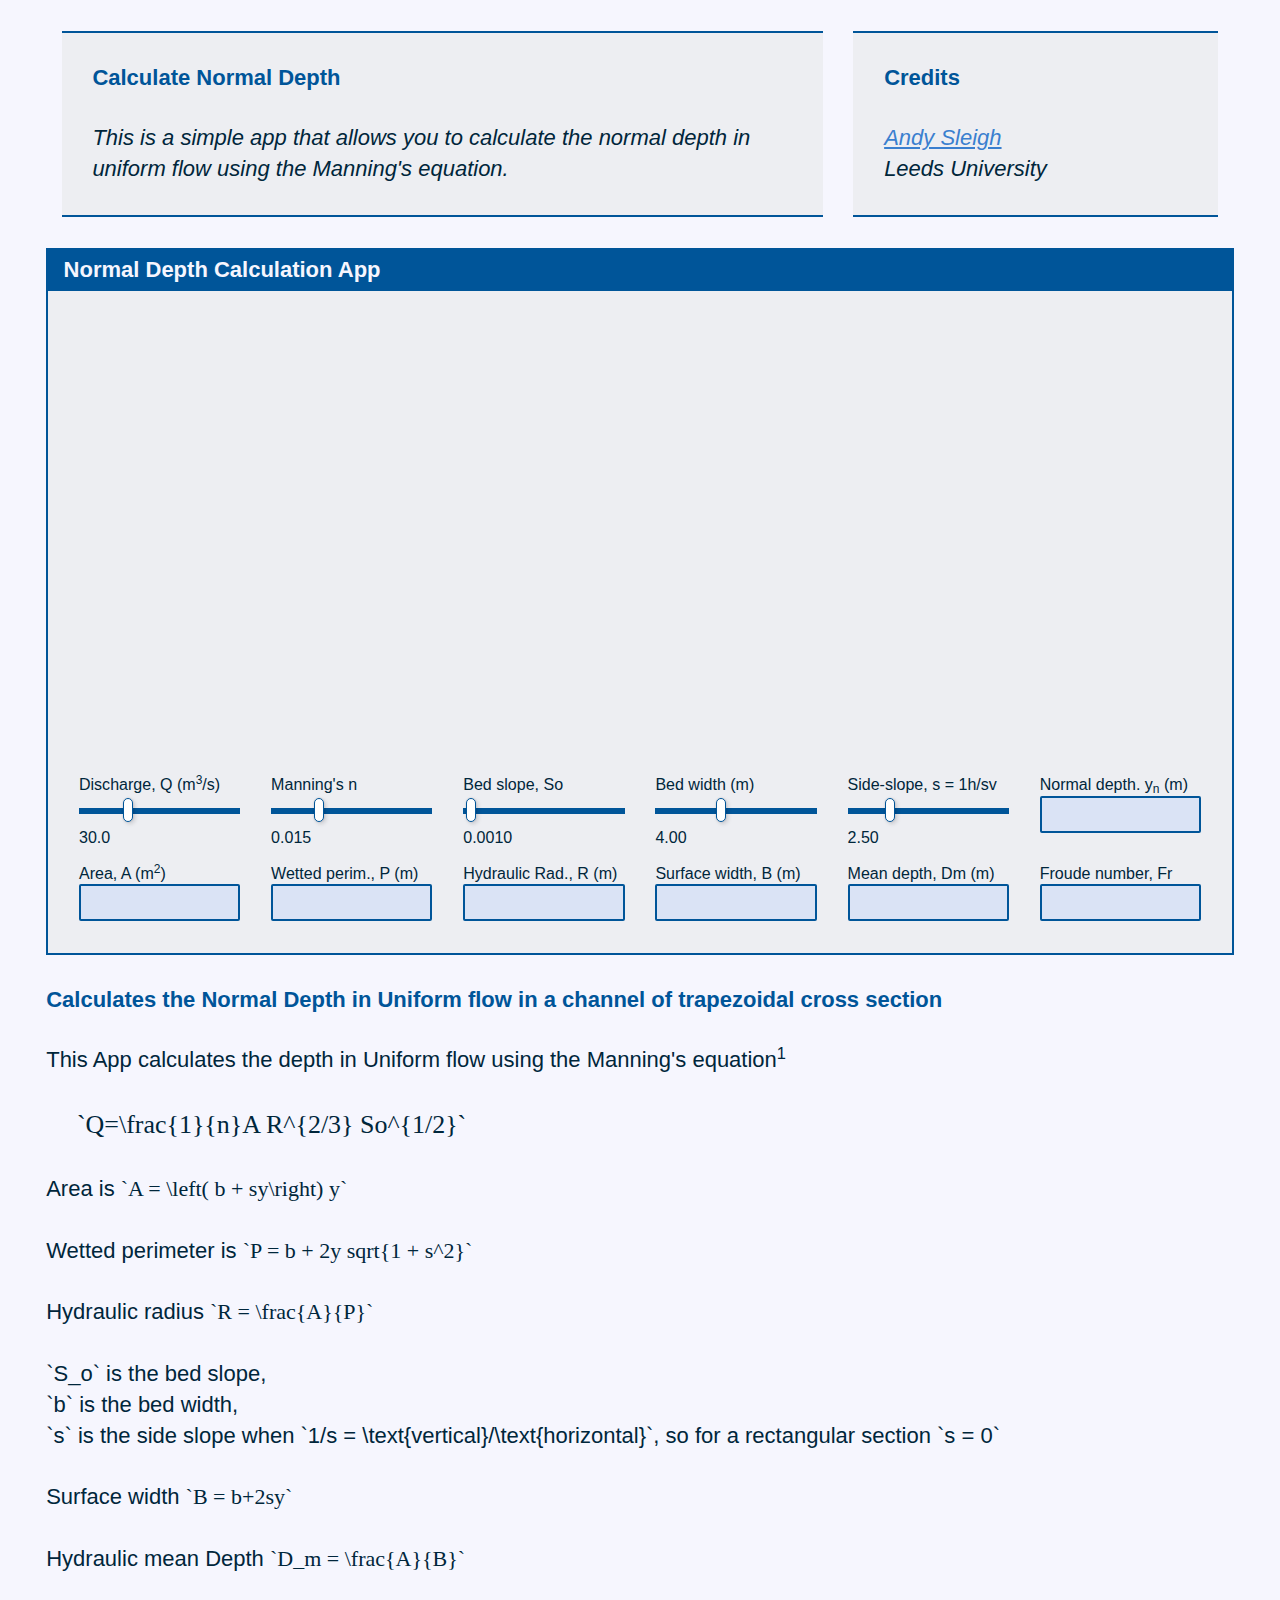
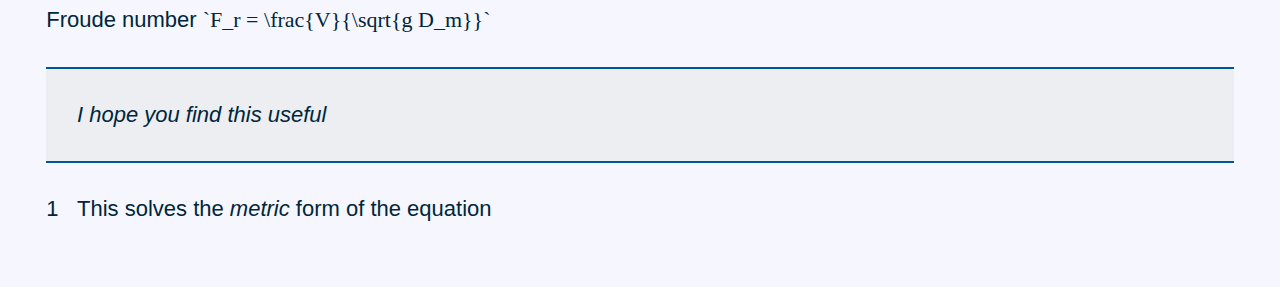
<file: index.html>
<!DOCTYPE html>
<html lang="en">
<head>
    <meta charset="UTF-8">
    <title>OCHApps</title>
  <meta http-equiv="refresh" content="0; URL='./manning.html'" />
</head>
<body>
<a href="./manning.html">Manning's Equation Solution</a>
</body>
</html>
</file>
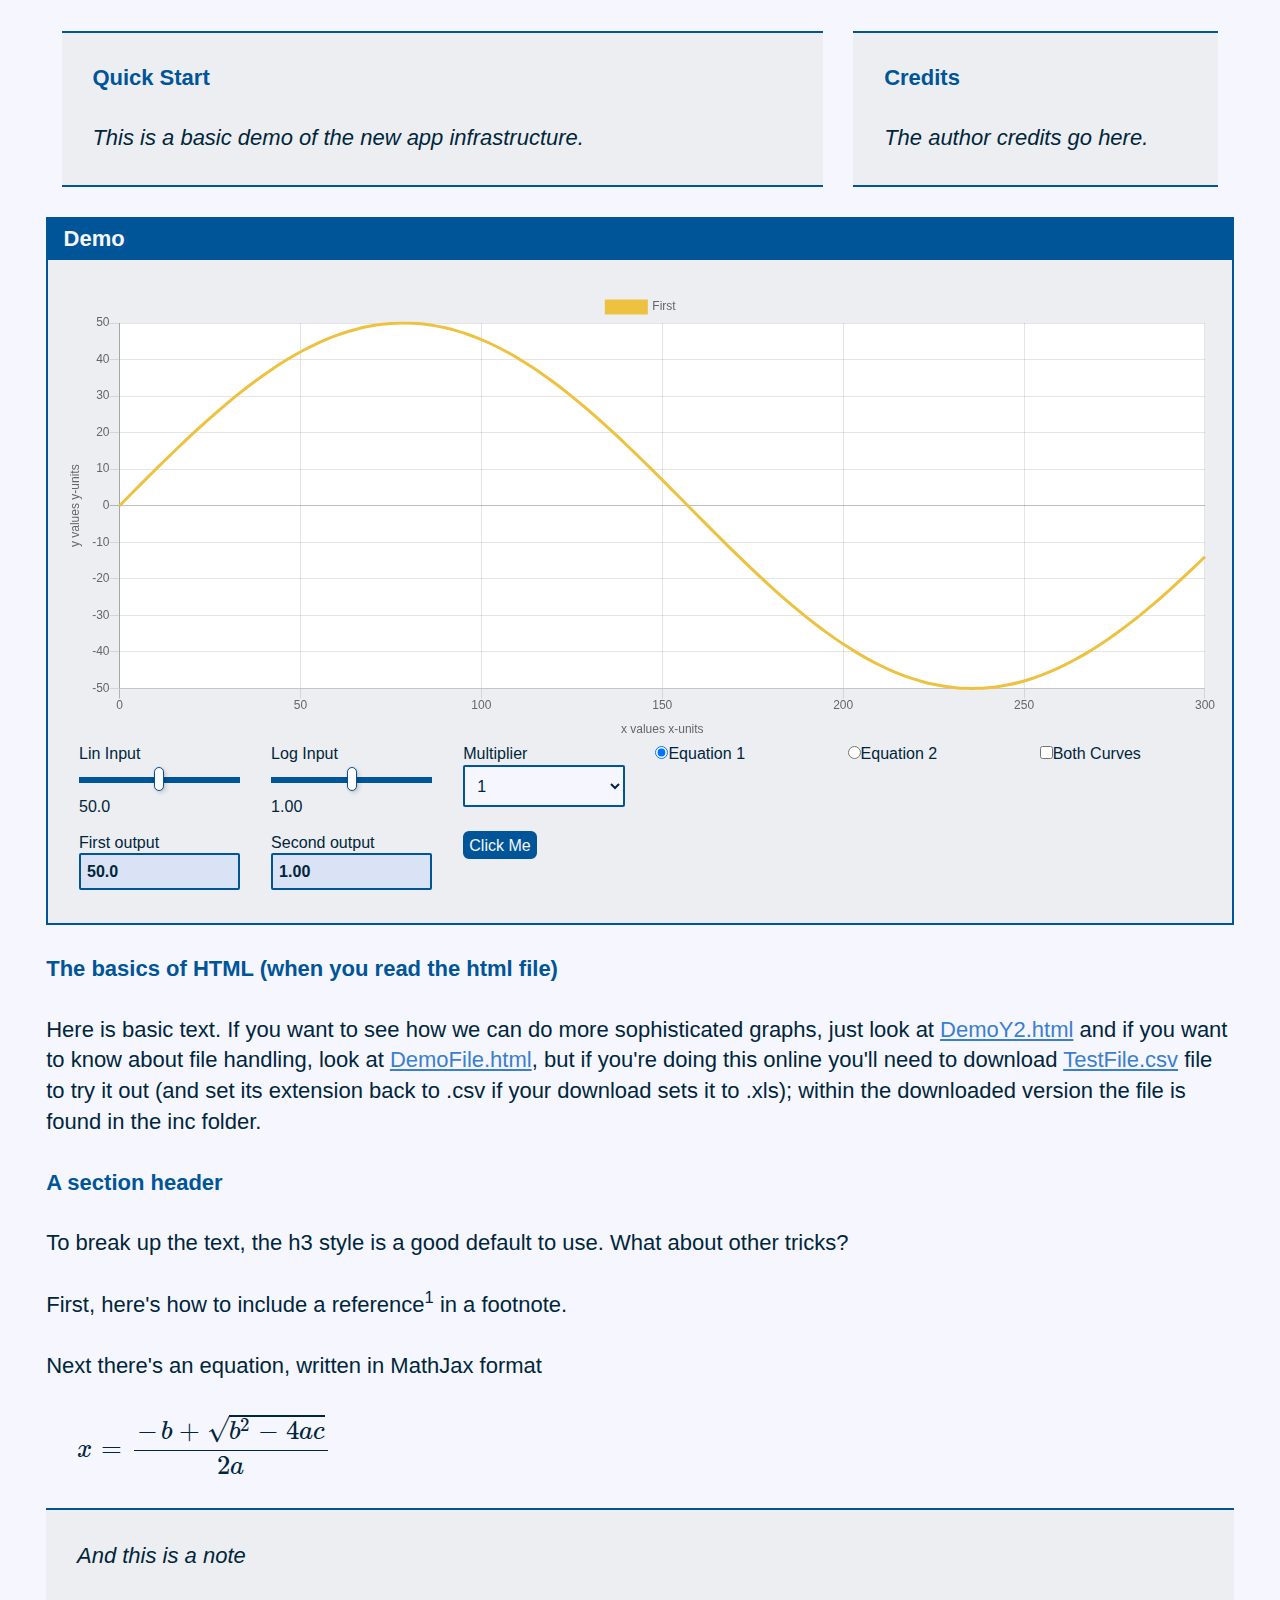
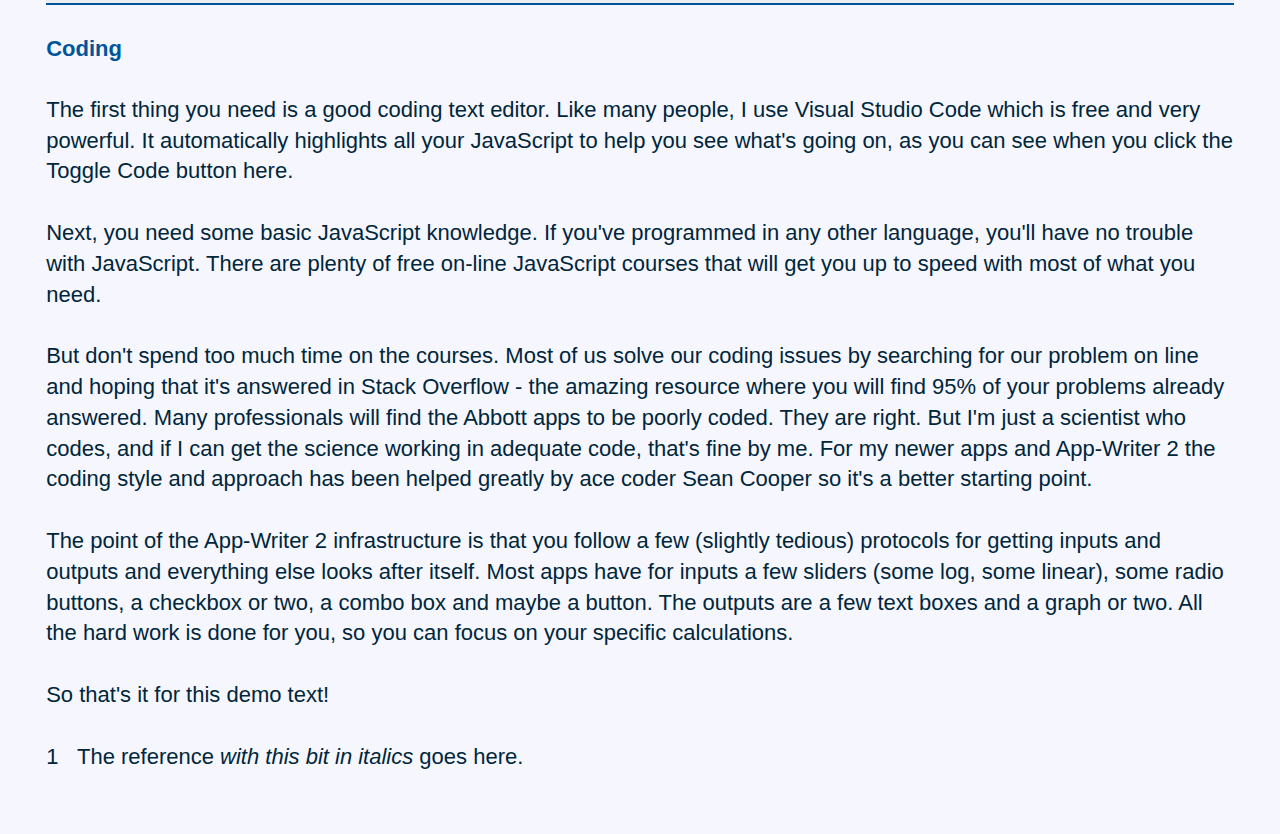
<file: Demo.html>
<!DOCTYPE html>

<head>
    <meta charset="utf-8">
    <meta http-equiv="X-UA-Compatible" content="IE=edge">
    <meta name="viewport" content="width=device-width, initial-scale=1">
    <title>Demo</title>
    <link rel="shortcut icon" href="inc/img/favicon.ico">
    <link rel="apple-touch-icon" href="inc/img/apple-touch-icon.png">
    <link rel="stylesheet" href="inc/css/styles.v2.min.css">
    <link rel="stylesheet" href="inc/css/custom.v2.css">
    <link rel="stylesheet" href="inc/css/log-slider.v2.css">
</head>

<body>
    <script type="text/javascript" async src="inc/js/MathJax/MathJax.js?config=AM_CHTML"></script>
    <div class="wrapper">
        <section class="container">
            <article class="main-content full-width clearfix">
                <div class="panel panel-default clearfix">
                    <div class="row">
                        <div class="two-thirds-column">
                            <div class="note" id="note">
                                <h3>Quick Start</h3>
                                <p>This is a basic demo of the new app infrastructure.</p>
                            </div>
                        </div>
                        <div class="three-columns">
                            <div class="note">
                                <h3>Credits</h3>
                                <p>The author credits go here.</p>
                            </div>
                        </div>
                    </div>
                </div>
                <div class="feature-box app clearfix">
                    <h3>Demo</h3>
                    <div class="panel panel-default">
                        <div class="row" style="position: relative; height:50vh; ">
                            <canvas id="canvas"></canvas>
                        </div>
                    </div>
                    <div class="row">
                        <div class="six-columns">Lin Input
                            <input type="range" id="SlideLin" class="range-slider" min="1" max="100" value="50"
                                step="0.1" data-type="linear" />
                        </div>
                        <div class="six-columns">Log Input
                            <input type="range" id="SlideLog" class="range-slider" min="0.01" max="100" value="1"
                                step="0.01" data-type="log" />
                        </div>
                        <div class="six-columns">Multiplier
                            <select id="Multiplier" title="Some options">
                                <option selected="selected">1</option>
                                <option>2</option>
                                <option>3</option>
                            </select>
                        </div>
                        <div class="six-columns">
                            <div class="radio">
                                <input name="xxx" title="Use Equation 1" type="radio" id="Equ1"
                                    checked="checked">Equation 1
                            </div>
                        </div>
                        <div class="six-columns">
                            <div class="radio"><input name="xxx" title="Use Equation 2" type="radio" id="Equ2">Equation
                                2
                            </div>
                        </div>
                        <div class="six-columns">
                            <div class="checkbox"><input name="zzz" title="Show both curves" type="checkbox"
                                    id="Both">Both Curves</div>
                        </div>
                    </div>
                    <div class="row">
                        <div class="six-columns">First output
                            <input title="First output" id="First" type="text" ReadOnly="ReadOnly" />
                        </div>
                        <div class="six-columns">Second output
                            <input title="Second output" id="Second" type="text" ReadOnly="ReadOnly" />
                        </div>
                        <div class="six-columns">
                            <button class="btn-info" id="ClickMe" title="Just another button" type="button">Click
                                Me</button>
                        </div>
                    </div>
                </div>
                <h3>The basics of HTML (when you read the html file)</h3>
                <p>Here is basic text. If you want to see how we can do more sophisticated graphs, just look at <a href="DemoY2.html">DemoY2.html</a>  and if you want to know about file handling, look at <a href="DemoFile.html">DemoFile.html</a>, but if you're doing this online you'll need to download <a href="../_downloads/TestFile.csv">TestFile.csv</a> file to try it out (and set its extension back to .csv if your download sets it to .xls); within the downloaded version the file is found in the inc folder.</p>
                <h3>A section header</h3>
                <p>To break up the text, the h3 style is a good default to use. What about other tricks?</p>
                <p>First, here's how to include a reference<sup>1</sup> in a footnote.</p>
                <p>Next there's an equation, written in MathJax format
                </p>
                <p class="equation">`x=(-b+sqrt(b^2-4ac))/(2a)`</p>
                <div class="note">
                    <p>And this is a note</p>
                </div>
                <h3>Coding</h3>
                <p>The first thing you need is a good coding text editor. Like many people, I use Visual Studio Code which is free and very powerful. It automatically highlights all your JavaScript to help you see what's going on, as you can see when you click the Toggle Code button here.</p>
                <p>Next, you need some basic JavaScript knowledge. If you've programmed in any other language, you'll have no trouble with JavaScript. There are plenty of free on-line JavaScript courses that will get you up to speed with most of what you need.</p>
                <p>But don't spend too much time on the courses. Most of us solve our coding issues by searching for our problem on line and hoping that it's answered in Stack Overflow - the amazing resource where you  will find 95% of your problems already answered. Many professionals will find the Abbott apps to be poorly coded. They are right. But I'm just a scientist who codes, and if I can get the science working in adequate code, that's fine by me.  For my newer apps and App-Writer 2 the coding style and approach has been helped greatly by ace coder Sean Cooper so it's a better starting point.</p>
                <p>The point of the App-Writer 2 infrastructure is that you follow a few (slightly tedious) protocols for getting inputs and outputs and everything else looks after itself. Most apps have for inputs a few sliders (some log, some linear), some radio buttons, a checkbox or two, a combo box and maybe a button. The outputs are a few text boxes and a graph or two. All the hard work is done for you, so you can focus on your specific calculations.</p>

                <p>So that's it for this demo text!</p>
                <div class="footnote">
                    <p><sup>1</sup>The reference <i>with this bit in italics</i> goes here.</p>
                </div>
            </article>
        </section>
    </div>
    <script src="inc/js/log-slider.v2.js"></script>
    <script src="inc/js/Chart.min.js"></script>
    <script src="inc/js/app.new.js"></script>
    <script src="apps/demo.v2.js"></script>
</body>

</html>
</file>
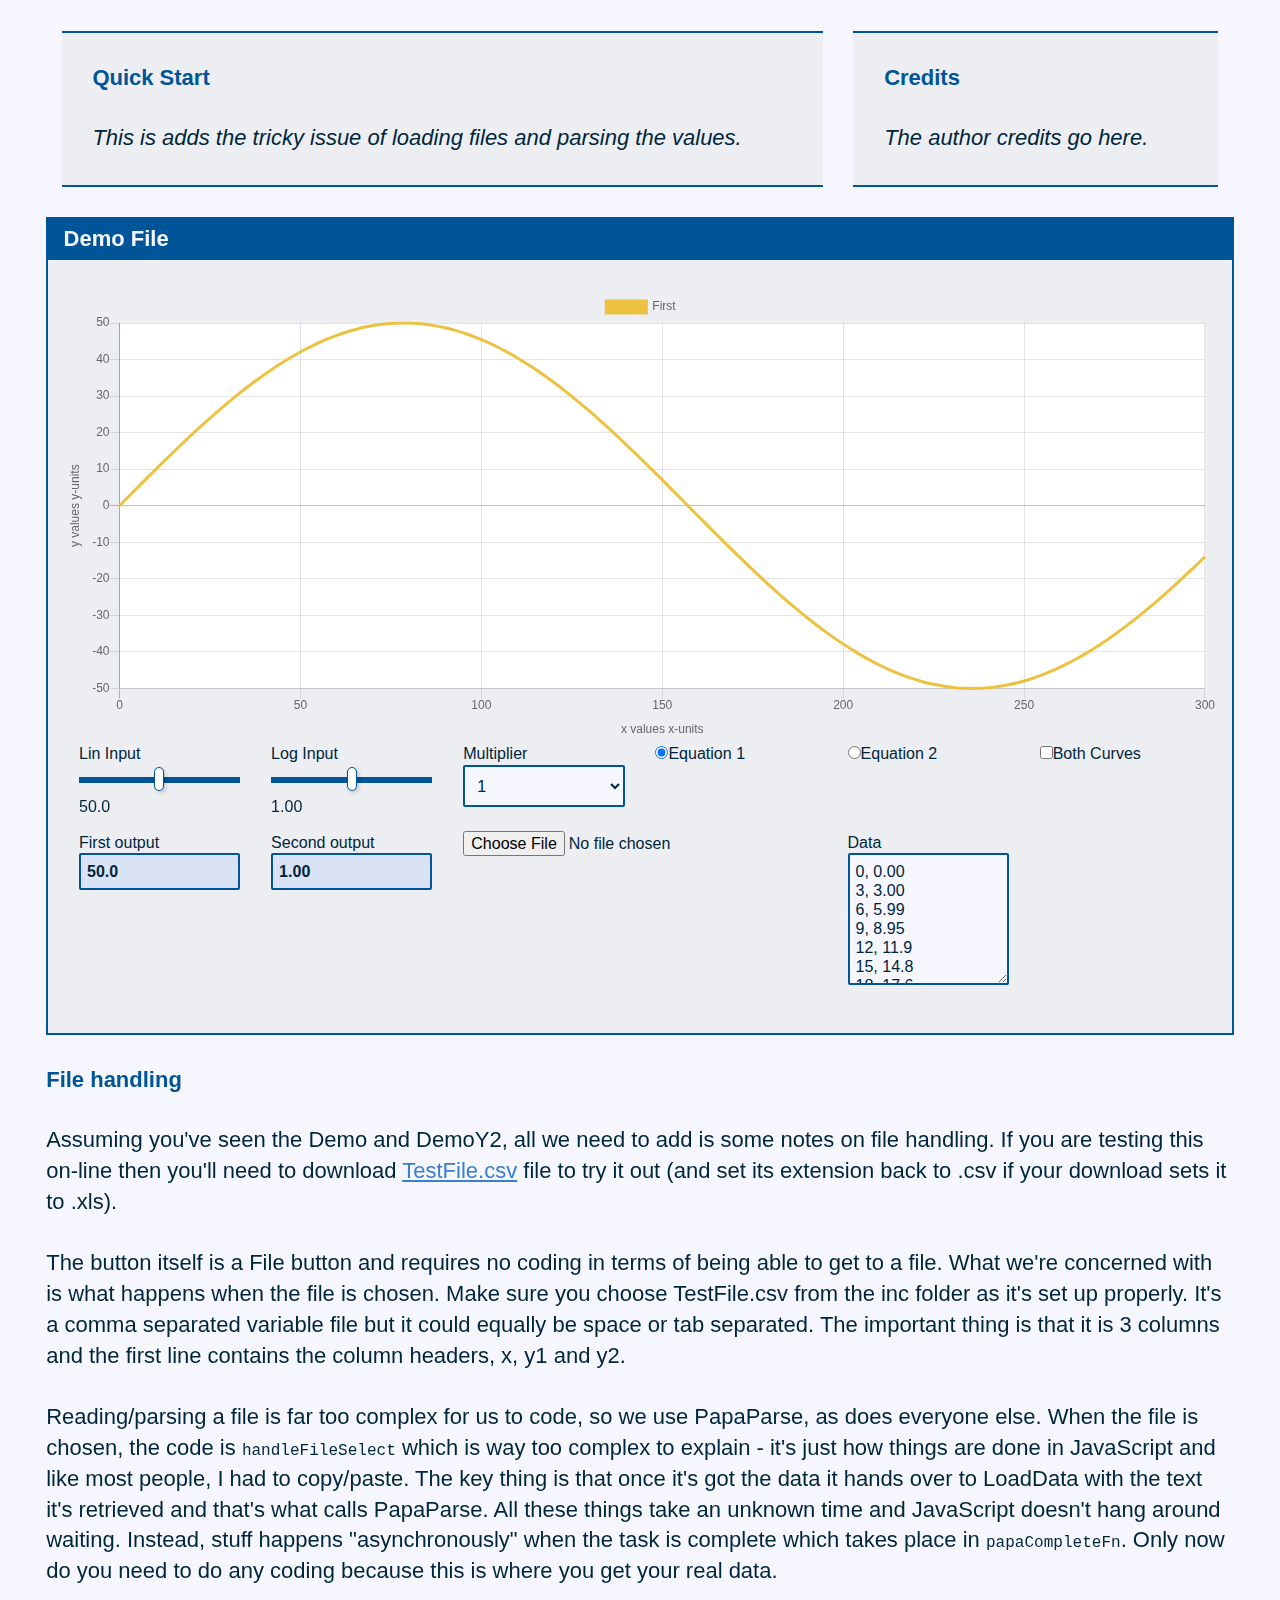
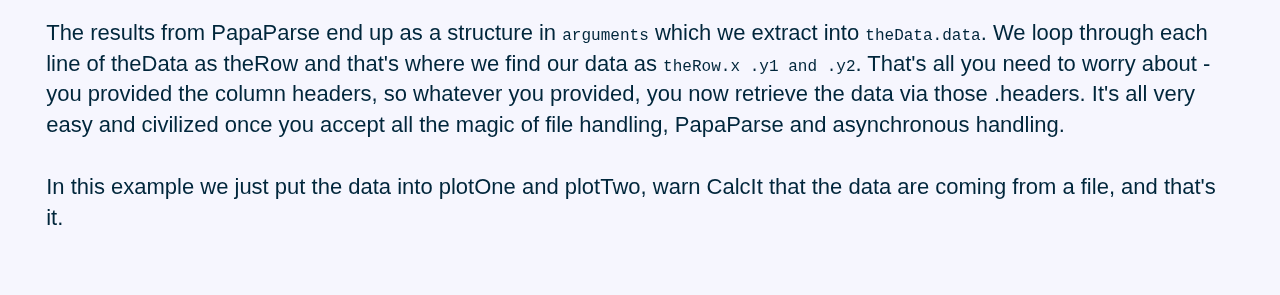
<file: DemoFile.html>
<!DOCTYPE html>
<head>
    <meta charset="utf-8">
    <meta http-equiv="X-UA-Compatible" content="IE=edge">
    <meta name="viewport" content="width=device-width, initial-scale=1">
    <title>Demo File</title>
    <link rel="shortcut icon" href="inc/img/favicon.ico">
    <link rel="apple-touch-icon" href="inc/img/apple-touch-icon.png">
    <link rel="stylesheet" href="inc/css/styles.v2.min.css">
    <link rel="stylesheet" href="inc/css/custom.v2.css">
    <link rel="stylesheet" href="inc/css/log-slider.v2.css">
</head>
<body>
<script type="text/javascript" async src="inc/js/MathJax/MathJax.js?config=AM_CHTML"></script>
<div class="wrapper">
    <section class="container">
        <article class="main-content full-width clearfix">
            <div class="panel panel-default clearfix">
                <div class="row">
                    <div class="two-thirds-column">
                        <div class="note" id="note">
                            <h3>Quick Start</h3>
                            <p>This is adds the tricky issue of loading files and parsing the values.</p>
                        </div>
                    </div>
                    <div class="three-columns">
                        <div class="note">
                            <h3>Credits</h3>
                            <p>The author credits go here.</p>
                        </div>
                    </div>
                </div>
            </div>
            <div class="feature-box app clearfix">
                <h3>Demo File</h3>
                <div class="panel panel-default">
                    <div class="row"  style="position: relative; height:50vh; ">
                        <canvas id="canvas"></canvas>
                    </div>
             </div>
                <div class="row">
                    <div class="six-columns">Lin Input
                        <input type="range" id="SlideLin" class="range-slider" min="1" max="100" value="50" step="0.1"
                            data-type="linear" />
                    </div>
                    <div class="six-columns">Log Input
                        <input type="range" id="SlideLog" class="range-slider" min="0.01" max="100" value="1" step="0.01"
                            data-type="log" />
                    </div>
                    <div class="six-columns">Multiplier
                        <select id="Multiplier" title="Some options">
                            <option selected="selected">1</option>
                            <option>2</option>
                            <option>3</option>
                        </select>
                    </div>
                    <div class="six-columns">
                        <div class="radio">
                            <input name="xxx" title="Use Equation 1" type="radio" id="Equ1" checked="checked">Equation 1
                        </div>
                    </div>
                    <div class="six-columns">
                        <div class="radio"><input name="xxx" title="Use Equation 2" type="radio" id="Equ2">Equation 2
                        </div>
                    </div>
                    <div class="six-columns">
                        <div class="checkbox"><input name="zzz" title="Show both curves" type="checkbox" id="Both">Both Curves</div>
                    </div>
                </div>
                <div class="row">
                    <div class="six-columns">First output
                        <input title="First output" id="First" type="text" ReadOnly="ReadOnly" />
                    </div>
                    <div class="six-columns">Second output
                        <input title="Second output" id="Second" type="text" ReadOnly="ReadOnly" />
                    </div>
                    <div class="six-columns">
                        <input type="file" id="Load" title="Load an isotherm"/>
                    </div>
                    <div class="six-columns">
                        &nbsp; 
                    </div>
                   <div class="six-columns">Data
                        <textarea id="Data" title="Demo of a text area" rows="6">Text Area Text</textarea>
                    </div>
               </div>
            </div>
             <h3>File handling</h3>
            <p>Assuming you've seen the Demo and DemoY2, all we need to add is some notes on file handling. If you are testing this on-line then you'll need to download <a href="../_downloads/TestFile.csv">TestFile.csv</a> file to try it out (and set its extension back to .csv if your download sets it to .xls).</p>
            <p>The button itself is a File button and requires no coding in terms of being able to get to a file. What we're concerned with is what happens when the file is chosen. Make sure you choose TestFile.csv from the inc folder as it's set up properly. It's a comma separated variable file but it could equally be space or tab separated. The important thing is that it is 3 columns and the first line contains the column headers, x, y1 and y2.</p>
            <p>Reading/parsing a file is far too complex for us to code, so we use PapaParse, as does everyone else. When the file is chosen, the code is <code>handleFileSelect</code> which is way too complex to explain - it's just how things are done in JavaScript and like most people, I had to copy/paste. The key thing is that once it's got the data it hands over to LoadData with the text it's retrieved and that's what calls PapaParse. All these things take an unknown time and JavaScript doesn't hang around waiting. Instead, stuff happens "asynchronously" when the task is complete which takes place in <code>papaCompleteFn</code>. Only now do you need to do any coding because this is where you get your real data.</p>
            <p>The results from PapaParse end up as a structure in <code>arguments</code> which we extract into <code>theData.data</code>. We loop through each line of theData as theRow and that's where we find our data as <code>theRow.x .y1 and .y2</code>. That's all you need to worry about - you provided the column headers, so whatever you provided, you now retrieve the data via those .headers. It's all very easy and civilized once you accept all the magic of file handling, PapaParse and asynchronous handling.</p>
            <p>In this example we just put the data into plotOne and plotTwo, warn CalcIt that the data are coming from a file, and that's it.</p>
        </article>
    </section>
</div>
<script src="inc/js/log-slider.v2.js"></script>
<script src="inc/js/Chart.min.js"></script>
<script src="inc/js/app.new.js"></script>
<script src="inc/js/papaparse.min.js"></script>
<script src="apps/demoFile.v2.js"></script>
</body>
</html>
</file>
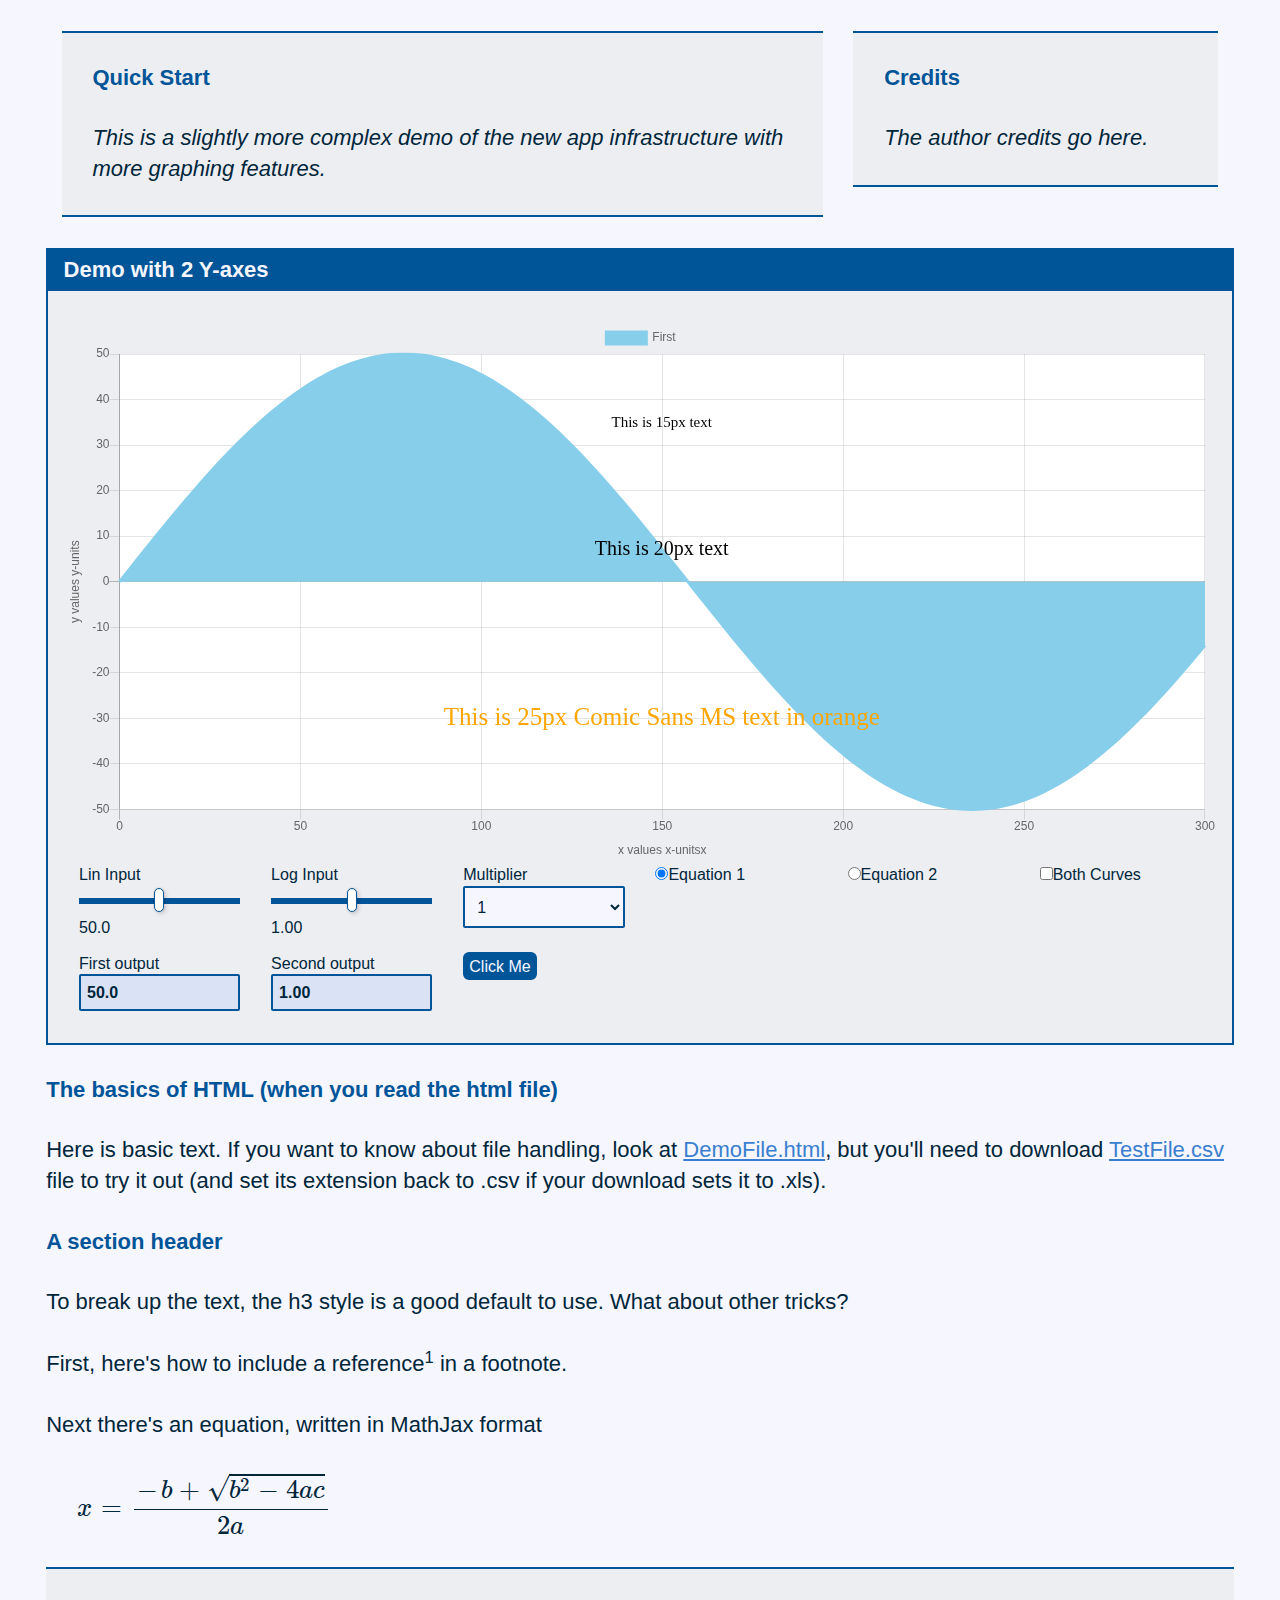
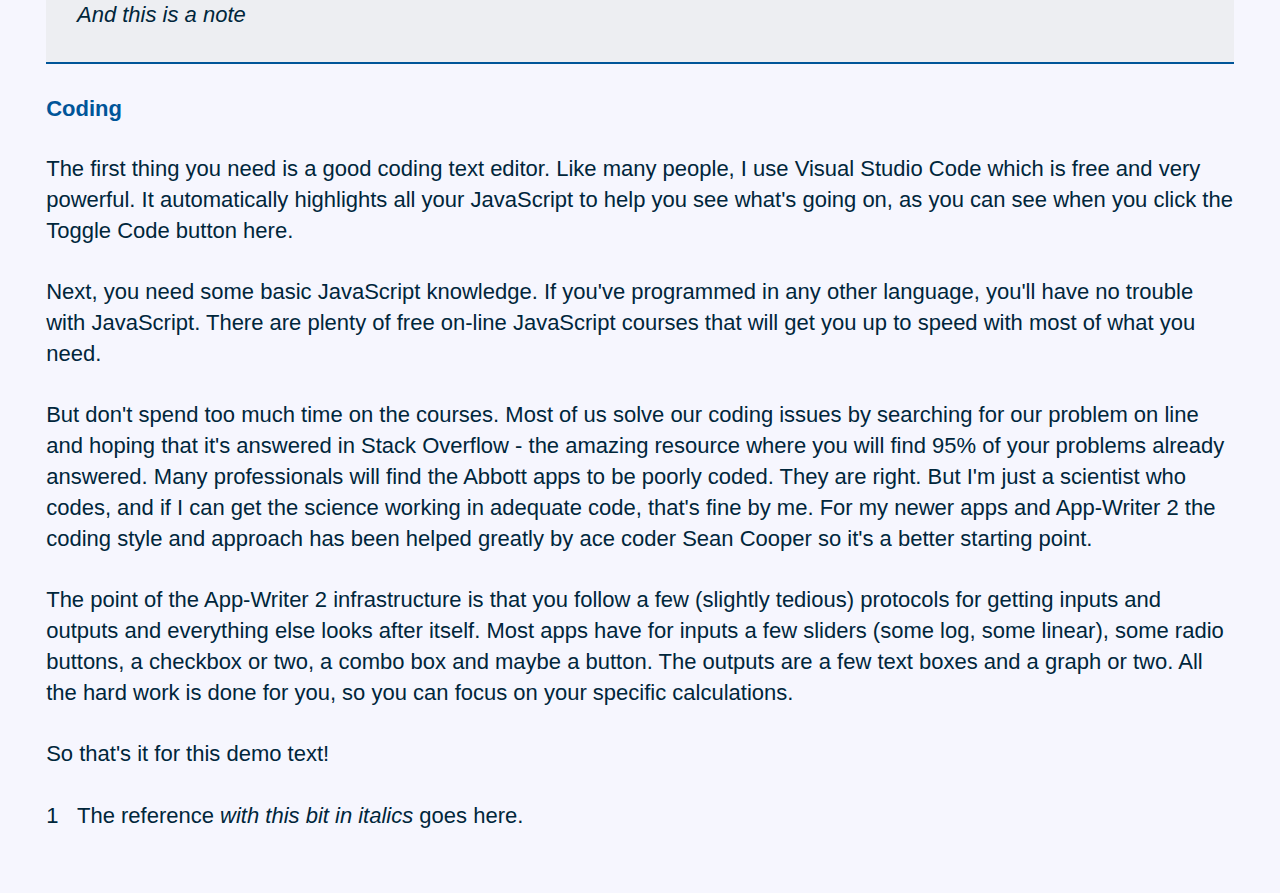
<file: DemoY2.html>
<!DOCTYPE html>
<head>
    <meta charset="utf-8">
    <meta http-equiv="X-UA-Compatible" content="IE=edge">
    <meta name="viewport" content="width=device-width, initial-scale=1">
    <title>Demo Y2</title>
    <link rel="shortcut icon" href="inc/img/favicon.ico">
    <link rel="apple-touch-icon" href="inc/img/apple-touch-icon.png">
    <link rel="stylesheet" href="inc/css/styles.v2.min.css">
    <link rel="stylesheet" href="inc/css/custom.v2.css">
    <link rel="stylesheet" href="inc/css/log-slider.v2.css">
</head>
<body>
<script type="text/javascript" async src="inc/js/MathJax/MathJax.js?config=AM_CHTML"></script>
<div class="wrapper">
    <section class="container">
        <article class="main-content full-width clearfix">
            <div class="panel panel-default clearfix">
                <div class="row">
                    <div class="two-thirds-column">
                        <div class="note" id="note">
                            <h3>Quick Start</h3>
                            <p>This is a slightly more complex demo of the new app infrastructure with more graphing features.</p>
                        </div>
                    </div>
                    <div class="three-columns">
                        <div class="note">
                            <h3>Credits</h3>
                            <p>The author credits go here.</p>
                        </div>
                    </div>
                </div>
            </div>
            <div class="feature-box app clearfix">
                <h3>Demo with 2 Y-axes</h3>
                <div class="panel panel-default">
                    <div class="row"  style="position: relative; height:60vh; ">
                        <canvas id="canvas"></canvas>
                    </div>
             </div>
            <div class="row">
                <div class="six-columns">Lin Input
                    <input type="range" id="SlideLin" class="range-slider" min="1" max="100" value="50" step="0.1"
                        data-type="linear" />
                </div>
                <div class="six-columns">Log Input
                    <input type="range" id="SlideLog" class="range-slider" min="0.01" max="100" value="1" step="0.01"
                        data-type="log" />
                </div>
                <div class="six-columns">Multiplier
                    <select id="Multiplier" title="Some options">
                        <option selected="selected">1</option>
                        <option>2</option>
                        <option>3</option>
                    </select>
                </div>
                <div class="six-columns">
                    <div class="radio">
                        <input name="xxx" title="Use Equation 1" type="radio" id="Equ1" checked="checked">Equation 1
                    </div>
                </div>
                <div class="six-columns">
                    <div class="radio"><input name="xxx" title="Use Equation 2" type="radio" id="Equ2">Equation 2
                    </div>
                </div>
                <div class="six-columns">
                    <div class="checkbox"><input name="zzz" title="Show both curves" type="checkbox" id="Both">Both Curves</div>
                </div>
            </div>
            <div class="row">
                <div class="six-columns">First output
                    <input title="First output" id="First" type="text" ReadOnly="ReadOnly" />
                </div>
                <div class="six-columns">Second output
                    <input title="Second output" id="Second" type="text" ReadOnly="ReadOnly" />
                </div>
                <div class="six-columns">
                    <button class="btn-info" id="ClickMe" title="Just another button" type="button">Click Me</button>
                </div>
            </div>
        </div>
        <h3>The basics of HTML (when you read the html file)</h3>
        <p>Here is basic text. If you want to know about file handling, look at <a href="DemoFile.html">DemoFile.html</a>, but you'll need to download <a href="../_downloads/TestFile.csv">TestFile.csv</a> file to try it out (and set its extension back to .csv if your download sets it to .xls).</p>
        <h3>A section header</h3>
         <p>To break up the text, the h3 style is a good default to use. What about other tricks?</p>
         <p>First, here's how to include a reference<sup>1</sup> in a footnote.</p>
         <p>Next there's an equation, written in MathJax format
            </p>
            <p class="equation">`x=(-b+sqrt(b^2-4ac))/(2a)`</p>
            <div class="note">
                <p>And this is a note</p>
            </div>
            <h3>Coding</h3>
            <p>The first thing you need is a good coding text editor. Like many people, I use Visual Studio Code which is free and very powerful. It automatically highlights all your JavaScript to help you see what's going on, as you can see when you click the Toggle Code button here.</p>
            <p>Next, you need some basic JavaScript knowledge. If you've programmed in any other language, you'll have no trouble with JavaScript. There are plenty of free on-line JavaScript courses that will get you up to speed with most of what you need.</p>
            <p>But don't spend too much time on the courses. Most of us solve our coding issues by searching for our problem on line and hoping that it's answered in Stack Overflow - the amazing resource where you will find 95% of your problems already answered. Many professionals will find the Abbott apps to be poorly coded. They are right. But I'm just a scientist who codes, and if I can get the science working in adequate code, that's fine by me. For my newer apps and App-Writer 2 the coding style and approach has been helped greatly by ace coder Sean Cooper so it's a better starting point.</p>
            <p>The point of the App-Writer 2 infrastructure is that you follow a few (slightly tedious) protocols for getting inputs and outputs and everything else looks after itself. Most apps have for inputs a few sliders (some log, some linear), some radio buttons, a checkbox or two, a combo box and maybe a button. The outputs are a few text boxes and a graph or two. All the hard work is done for you, so you can focus on your specific calculations.</p>

            <p>So that's it for this demo text!</p>
            <div class="footnote">
                <p><sup>1</sup>The reference <i>with this bit in italics</i> goes here.</p>
            </div>
        </article>
    </section>
</div>
<script src="inc/js/log-slider.v2.js"></script>
<script src="inc/js/Chart.min.js"></script>
<script src="inc/js/app.new.js"></script>
<script src="apps/demoy2.v2.js"></script>
</body>
</html>
</file>
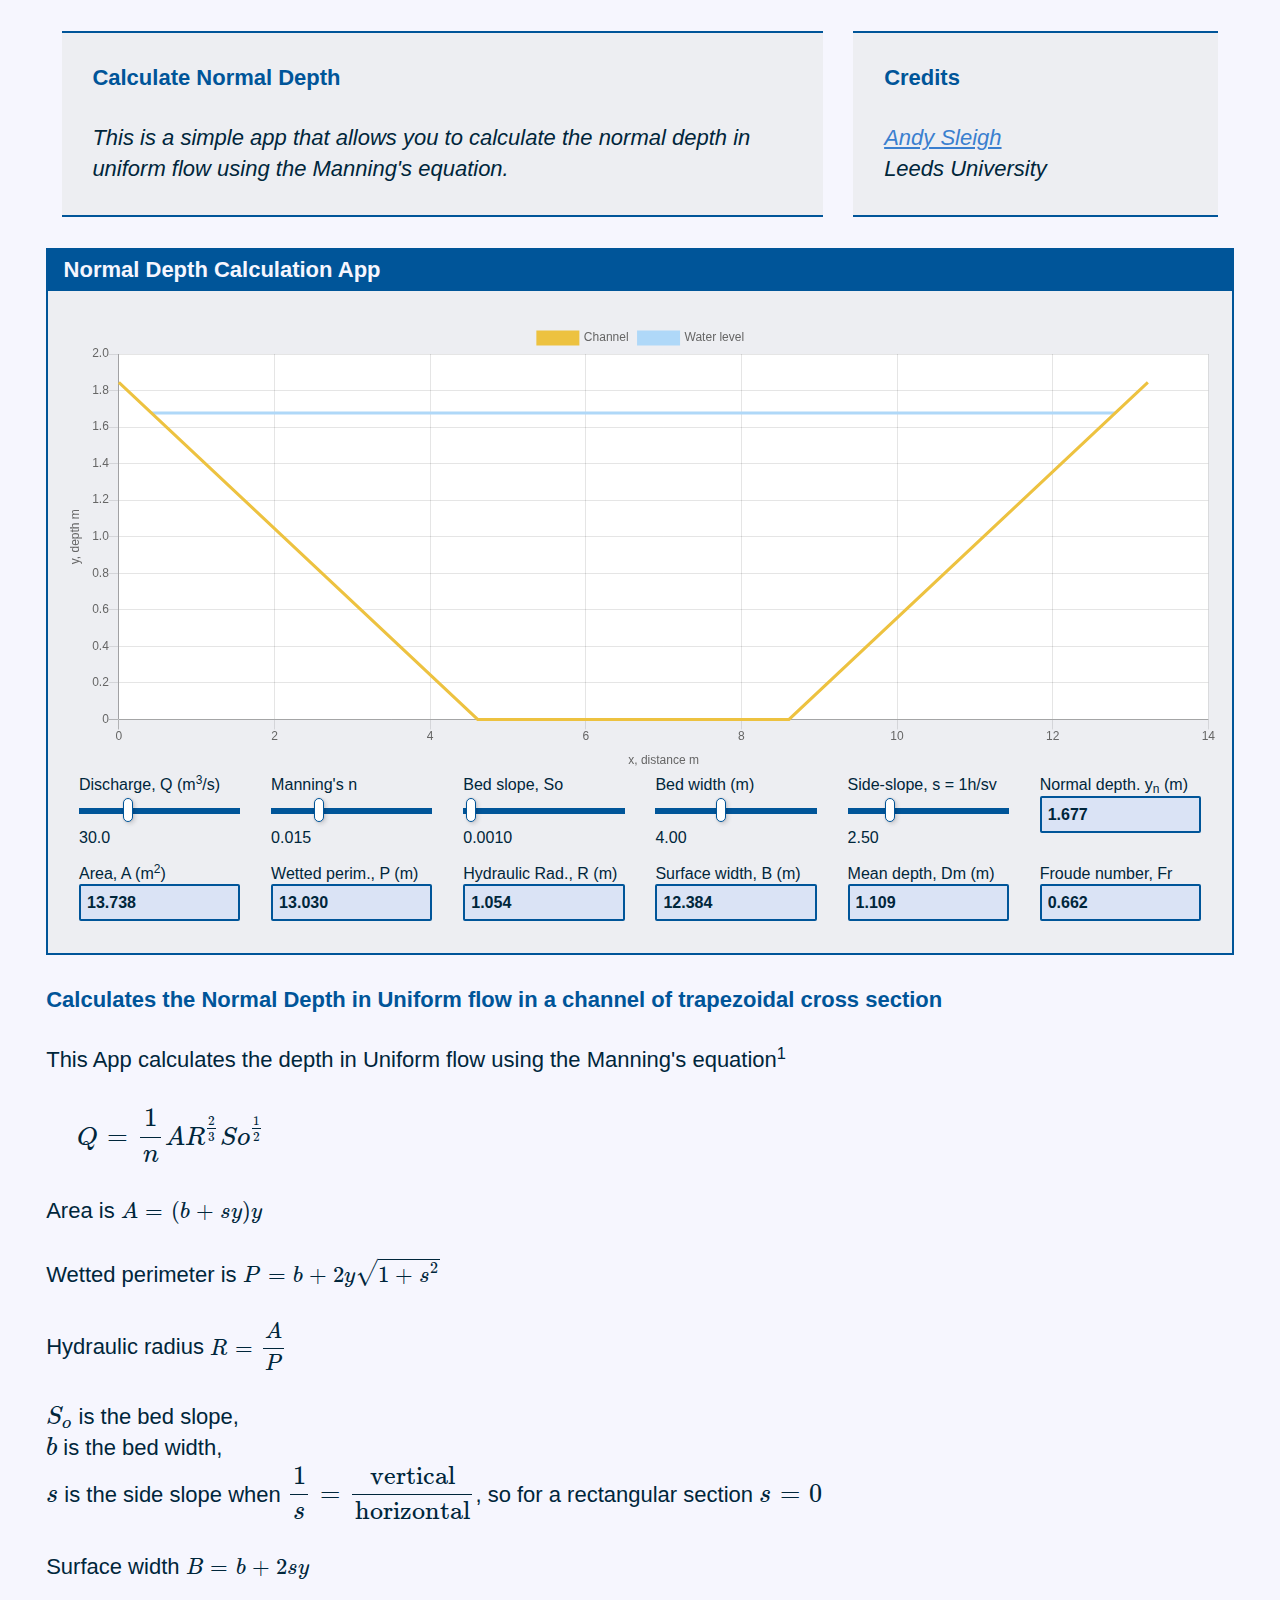
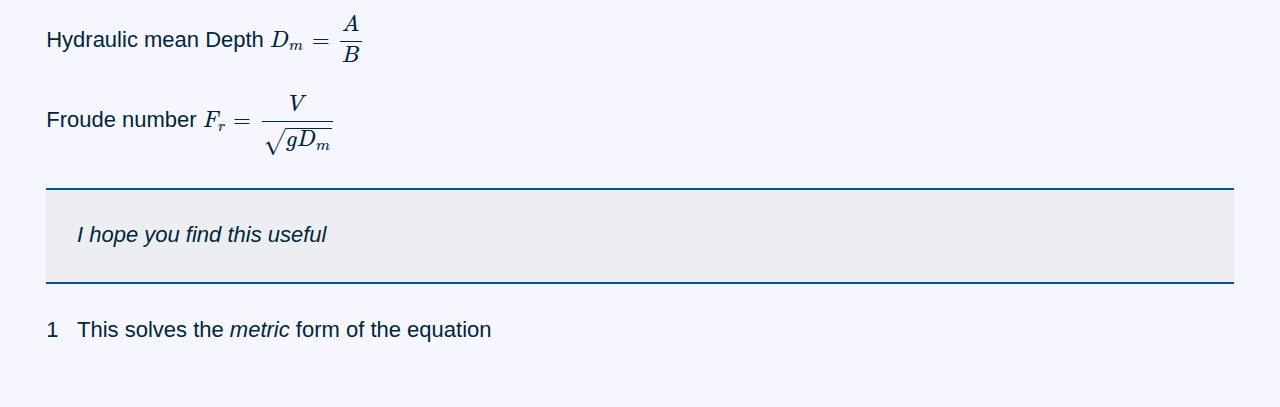
<file: manning.html>
<!DOCTYPE html>

<head>
    <meta charset="utf-8">
    <meta http-equiv="X-UA-Compatible" content="IE=edge">
    <meta name="viewport" content="width=device-width, initial-scale=1">
    <title>Normal Depth Calculator</title>
    <link rel="shortcut icon" href="inc/img/favicon.ico">
    <link rel="apple-touch-icon" href="inc/img/apple-touch-icon.png">
    <link rel="stylesheet" href="inc/css/styles.v2.min.css">
    <link rel="stylesheet" href="inc/css/custom.v2.css">
    <link rel="stylesheet" href="inc/css/log-slider.v2.css">
</head>

<body>
    <script type="text/javascript" async src="inc/js/MathJax/MathJax.js?config=AM_CHTML"></script>
    <div class="wrapper">
        <section class="container">
            <article class="main-content full-width clearfix">
                <div class="panel panel-default clearfix">
                    <div class="row">
                        <div class="two-thirds-column">
                            <div class="note" id="note">
                                <h3>Calculate Normal Depth</h3>
                                <p>This is a simple app that allows you to calculate the normal depth in uniform flow using the Manning's equation.</p>
                            </div>
                        </div>
                        <div class="three-columns">
                            <div class="note">
                                <h3>Credits</h3>
                                <p><A href="mailto:p.a.sleigh@leeds.ac.uk">Andy Sleigh</A><BR>
                                Leeds University</p>
                            </div>
                        </div>
                    </div>
                </div>
                <div class="feature-box app clearfix">
                    <h3>Normal Depth Calculation App</h3>
                    <div class="panel panel-default">
                        <div class="row" style="position: relative; height:50vh; ">
                            <canvas id="canvas"></canvas>
                        </div>
                    </div>
                    <div class="row">
                        <div class="six-columns">Discharge, Q (m<sup>3</sup>/s)
                            <input type="range" id="SlideLin_Q" class="range-slider" min="1" max="100" value="30"
                                step="0.5" data-type="linear" />
                        </div>
                        <div class="six-columns">Manning's n
                            <input type="range" id="SlideLin_n" class="range-slider" min="0.001" max="0.05"
                                   value="0.015"
                        step="0.001" data-type="linear" />
                        </div>
                        <div class="six-columns">Bed slope, So
                            <input type="range" id="SlideLin_So" class="range-slider" min="0.0001" max="0.05" value="0.001"
                        step="0.0001" data-type="linear" />
                        </div>
                        <div class="six-columns">Bed width (m)
                            <input type="range" id="SlideLin_b" class="range-slider" min="0" max="10" value="4"
                        step="0.05" data-type="linear" />
                        </div>
                        <div class="six-columns">Side-slope, s = 1h/sv
                            <input type="range" id="SlideLin_s" class="range-slider" min="0" max="10" value="2.5"
                        step="0.05" data-type="linear" />
                        </div>
                        <div class="six-columns">Normal depth. y<sub>n</sub> (m)
                            <input title="Normal depth (m)" id="NormalDepth" type="text" ReadOnly="ReadOnly" />
                        </div>

                    </div>
                    <div class="row">

                        <div class="six-columns">Area, A (m<sup>2</sup>)
                            <input title="A (m)" id="Area" type="text" ReadOnly="ReadOnly" />
                        </div>
                        <div class="six-columns">Wetted perim., P (m)
                            <input title="P (m)" id="WettedP" type="text" ReadOnly="ReadOnly" />
                        </div>
                        <div class="six-columns">Hydraulic Rad., R (m)
                            <input title="R (m)" id="RadiusR" type="text" ReadOnly="ReadOnly" />
                        </div>
                        <div class="six-columns">Surface width, B (m)
                            <input title="B (m)" id="SurfaceB" type="text" ReadOnly="ReadOnly" />
                        </div>
                        <div class="six-columns">Mean depth, Dm (m)
                            <input title="Dm (m)" id="MeanDepthDm" type="text" ReadOnly="ReadOnly" />
                        </div>
                        <div class="six-columns">Froude number, Fr
                            <input title="Froude Number, Fr" id="Fr" type="text" ReadOnly="ReadOnly" />
                        </div>

                    </div>
                </div>
                <h3>Calculates the Normal Depth in Uniform flow in a channel of trapezoidal cross section</h3>
                <p>This App calculates the depth in Uniform flow using the Manning's equation<sup>1</sup></p>
                <p class="equation">`Q=\frac{1}{n}A R^{2/3} So^{1/2}`</p>
                <p>Area is <span class="equation">`A = \left( b + sy\right) y`</span></p>
                <p>Wetted perimeter is <span class="equation">`P = b + 2y sqrt{1 + s^2}`</span></p>
                <p>Hydraulic radius <span class="equation">`R = \frac{A}{P}`</span></p>
                <p>`S_o` is the bed slope, <BR>`b` is the bed width, <BR>`s` is the side slope when `1/s = \text{vertical}/\text{horizontal}`, so for a rectangular section `s = 0`</p>

                <p>Surface width <span class="equation">`B = b+2sy`</span></p>
                <p>Hydraulic mean Depth <span class="equation">`D_m = \frac{A}{B}`</span></p>
                <p>Froude number <span class="equation">`F_r = \frac{V}{\sqrt{g D_m}}`</span></p>

                <div class="note">
                    <p>I hope you find this useful</p>
                </div>

                <div class="footnote">
                    <p><sup>1</sup>This solves the <i>metric</i> form of the equation</p>
                </div>
            </article>
        </section>
    </div>
    <script src="inc/js/log-slider.v2.js"></script>
    <script src="inc/js/Chart.min.js"></script>
    <script src="inc/js/app.new.js"></script>


    <script src="inc/js/sprintf.js"></script>
    <script src="apps/och_functions.js"></script>
    <script src="apps/uniform_flow.js"></script>
<script>
    //TestSecantEnergyFunctions()
</script>
</body>

</html>
</file>
<file: inc/css/custom.v2.css>
/* Enter any css you need here */
@media only screen and (min-width: 768px) {
    .two-thirds {
        -moz-box-sizing: border-box;
        -webkit-box-sizing: border-box;
        box-sizing: border-box;
        width: 66.65%;
        float: left;
        padding-left: 0.9625rem;
        padding-right: 0.9625rem;
      }
        .five-columns {
      -moz-box-sizing: border-box;
      -webkit-box-sizing: border-box;
      box-sizing: border-box;
      width: 20.0%;
      float: left;
      padding-left: 0.9625rem;
      padding-right: 0.9625rem;
    }
    .twelve-columns {
      -moz-box-sizing: border-box;
      -webkit-box-sizing: border-box;
      box-sizing: border-box;
      width: 8.0%;
      float: left;
      padding-left: 0.9625rem;
      padding-right: 0.9625rem;
    }
  }
  .btn-info-pad {
    font-size: 1.00266rem;
    padding: 0.0625rem 0.25rem;
    margin: 0.0625rem;
   -moz-border-radius: 6px;
    -webkit-border-radius: 6px;
    border-radius: 6px;
  }
h4, h5, h6 {
    font-size: 1.166rem;
  }

  /* line 14, ../../../_sass/elements/_tables.scss */
  .App-Table tr:nth-child(odd) td:nth-child(odd) {
    background-color: #EDEEF2;
  }
  
  /* line 18, ../../../_sass/elements/_tables.scss */
  .App-Table   tr:nth-child(even) td:nth-child(odd) {
    background-color: #EDEEF2;
  }
  
  /* line 22, ../../../_sass/elements/_tables.scss */
  .App-Table  tr:nth-child(odd) td:nth-child(even) {
    background-color: #EDEEF2;
  }
  
  /* line 26, ../../../_sass/elements/_tables.scss */
  .App-Table  tr:nth-child(even) td:nth-child(even) {
    background-color: #EDEEF2;
  }

  .toast {
    position: fixed;
    bottom: 40px;
    right: 40px;
    padding: 16px;
    border-radius: 8px; 
    background-color: #3a7fcf;
    font-family: Helvetica,Arial,Verdana,sans-serif;
    box-sizing: border-box;
    margin-top: 0;
    line-height: 1.3;
    width: 300px;
    border: 2px solid #f6f6fe;
    box-shadow: 4px 4px 14px #ccc;
}

.toast.hide {
    display: none;
}

.toast p {
    margin: 0 0 1rem;
    padding: 0;
    font-size: 1rem;
    color: #f6f6fe;
}

.toast a {
    text-decoration: none;
    color: #f6f6fe;
    font-weight: 700;
}

.toast a:hover {
    color: #9bbcff;;
    font-weight: 700;
}
</file>
<file: inc/css/log-slider.v2.css>
.range-slider--wrapper {
    display: block;
}

.range-slider--input-wrapper {
    position: relative;
    z-index: 4;
}

.range-slider--tab {
    position: absolute;
    transform: translateX(-50%);
    font-size: 11px;
    display: block;
    z-index: 3;
}

.range-slider--marker-container {
    position: absolute;
    height: 15px;
    bottom: 16px;
    z-index: 1;
}

.range-slider--marker {
    position: absolute;
    width: 3px;
    height: 15px;
    border-radius: 1px;
    z-index: 2;
    background-color: #929292;
}

input[type="range"].range-slider {
    -webkit-appearance: none;
    background-color: transparent;
    border: none;
    padding-left: 0;
    padding-right: 0;
    margin: 12px 0;
    width: 100%;
}

input[type="range"].range-slider:focus {
    outline: none;
}

input[type="range"].range-slider::-webkit-slider-runnable-track {
    width: 100%;
    height: 6px;
    cursor: pointer;
    background: #059;
    border-radius: 8p0x;
}

input[type="range"].range-slider::-webkit-slider-thumb {
    box-shadow: 2px 2px 4px rgba(7, 7, 17, 0.15), 0 0 2.1px rgba(14, 14, 35, 0.15);
    border: 1px solid #059;
    height: 24px;
    width: 10px;
    border-radius: 5px;
    background: #ffffff;
    cursor: pointer;
    -webkit-appearance: none;
    margin-top: -10px;
}

input[type="range"].range-slider:focus::-webkit-slider-runnable-track {
    background: #808080;
}

input[type="range"].range-slider::-moz-range-track {
    width: 100%;
    height: 5px;
    cursor: pointer;
    background: #059;
    border-radius: 8px;
}

input[type="range"].range-slider::-moz-range-thumb {
    box-shadow: 2px 2px 4px rgba(7, 7, 17, 0.15), 0 0 2.1px rgba(14, 14, 35, 0.15);
    border: 1px solid #059;
    height: 27px;
    width: 10px;
    border-radius: 5px;
    background: #ffffff;
    cursor: pointer;
}

input[type="range"].range-slider::-ms-track {
    width: 100%;
    height: 4px;
    cursor: pointer;
    background: transparent;
    border-color: transparent;
    color: transparent;
}

input[type="range"].range-slider::-ms-fill-lower {
    background: #808080;
    border-radius: 16px;
}

input[type="range"].range-slider::-ms-fill-upper {
    background: #059;
    border-radius: 16px;
}

input[type="range"].range-slider::-ms-thumb {
    box-shadow: 2px 2px 4px rgba(7, 7, 17, 0.15), 0 0 2.1px rgba(14, 14, 35, 0.15);
    border: 1px solid #059;
    width: 10px;
    border-radius: 5px;
    background: #ffffff;
    cursor: pointer;
    height: 4px;
}

input[type="range"].range-slider:focus::-ms-fill-lower {
    background: #059;
}

input[type="range"].range-slider:focus::-ms-fill-upper {
    background: #808080;
}
</file>
<file: inc/css/styles.v2.min.css>
*,:after,:before{box-sizing:border-box}html{height:100%}body,html{font-family:Lato,Helvetica,Arial,Verdana,sans-serif;font-weight:400;font-size:100%;line-height:1.4;color:#00263b;background-color:#f6f6fe}body{padding:0;margin:0}::-moz-selection{background:#059;color:#f6f6fe;text-shadow:none}::selection{background:#059;color:#f6f6fe;text-shadow:none}img{vertical-align:middle}embed,img,object{max-width:100%;height:auto}embed,object{height:100%}img{-ms-interpolation-mode:bicubic}fieldset{border:0;margin:0;padding:0}textarea{resize:vertical}article,aside,details,figcaption,figure,footer,header,main,nav,section,summary{display:block}audio,canvas,video{display:inline-block}canvas{width:100%;height:auto}audio:not([controls]){display:none;height:0}[hidden]{display:none}button,html,input,select,textarea{font-family:sans-serif}a:focus{outline:none}a:active,a:hover{outline:0}code,kbd,pre,samp{font-family:Consolas,monaco,monospace}pre{white-space:pre-wrap;word-wrap:break-word;margin:0 0 1.925rem}q{quotes:none}q:before{content:"\201C"}q:after{content:"\201D"}small{font-size:80%}sub,sup{font-size:75%;line-height:0;position:relative;vertical-align:baseline}sup{top:-.5em}sub{bottom:-.25em}img{border:0;-ms-interpolation-mode:bicubic}svg:not(:root){overflow:hidden}figure,form{margin:0}fieldset{border:1px solid #059;margin:0 2px;padding:.35em .625em .75em}legend{border:0;padding:0;white-space:normal}button,input,select,textarea{font-size:100%;margin:0;vertical-align:baseline}button,input{line-height:normal}button,select{text-transform:none}button,html input[type=button],input[type=reset],input[type=submit]{-webkit-appearance:button;cursor:pointer}button[disabled],html input[disabled]{cursor:default}input[type=checkbox],input[type=radio]{box-sizing:border-box;padding:0}input[type=search]{-webkit-appearance:textfield;box-sizing:content-box}input[type=search]::-webkit-search-cancel-button,input[type=search]::-webkit-search-decoration{-webkit-appearance:none}textarea{overflow:auto;vertical-align:top}table{border-collapse:collapse;border-spacing:0}abbr{border-bottom:none;cursor:help}mark{background-color:#f5d223;color:#00263b}dl,h1,h2,h3,h4,h5,h6,input,ol,p,ul{margin-top:0;margin-bottom:1.925rem}h1,h2,h3,h4,h5,h6{color:#059;font-weight:700;line-height:1.3}h1{font-size:2.2248rem}h2{font-size:1.62234rem}h3{margin-bottom:.9625rem}h3,h4,h5,h6{font-size:1.375rem}dl,li,ol,p{color:#00263b;font-size:1.00266rem;font-family:Lato,Helvetica,Arial,Verdana,sans-serif}menu,ol,ul{padding:0}nav ol,nav ul{list-style:none}b,strong{font-weight:700}blockquote{font-size:1.375rem;font-style:italic;margin:0 0 1.925rem;padding:0 1.925rem;border-left:3px solid #059}blockquote p:first-of-type:before{content:"\201C"}blockquote p:last-of-type:after{content:"\201D"}blockquote cite{font-style:normal}blockquote cite:before{content:"\2014\2009"}q{font-style:italic}hr{border:2px solid #059;clear:both;margin:0 0 1.925rem;height:0}a,a:visited{color:#3a7fcf;text-decoration:none;outline:0;-webkit-transition:color .2s ease-in-out;transition:color .2s ease-in-out}a:focus,a:hover{color:#059}p a,p a:visited{line-height:inherit;text-decoration:underline}ol,ul{margin-bottom:1.925rem;margin-left:1.925rem}ul{list-style:disc outside}ol{list-style:decimal}.none ul,ol.none,ul.none{list-style:none;margin-left:0}ol.none li{display:inline}ul.circle,ul.disc,ul.square{padding-left:.9625rem}ul.square{list-style:square outside}ul.circle{list-style:circle outside}ul.disc{list-style:disc outside}ul.disc li{margin-left:0}ul.none{list-style:none outside}ol ol,ol ul,ul ol,ul ul{margin:0 0 0 1.925rem}li{line-height:1.4;margin-bottom:0}dt{font-weight:700}dd{margin-left:1.925rem}code,kbd,pre,samp{font-size:1.00266rem}li.L0,li.L1,li.L2,li.L3,li.L5,li.L6,li.L7,li.L8{list-style-type:decimal!important}@media only screen and (min-width:481px){h1,h2{font-size:2.2248rem}h3{font-size:1.375rem;margin-bottom:1.925rem}h4,h5,h6{font-size:1.00266rem}}@media only screen and (min-width:768px){dl,li,ol,p{font-size:1.375rem}}.medium,.regular{font-weight:400}.bold,.medium,.regular{font-family:Lato,Helvetica,Arial,Verdana,sans-serif}.bold{font-weight:700}.field-container,fieldset{margin-bottom:1.925rem}input[type=color],input[type=date],input[type=email],input[type=number],input[type=password],input[type=search],input[type=tel],input[type=text],input[type=time],input[type=url],select,textarea{box-sizing:border-box;border:2px solid #059;padding:.4375rem .375rem;outline:none;font-size:1.375rem;font-family:Lato,Helvetica,Arial,Verdana,sans-serif;font-weight:400;color:#00263b;margin:0 0 .9625rem;width:100%;max-width:100%;display:block;background:#f6f6fe;border-radius:2px}select{padding:.5625rem .5rem}input[type=color]:focus,input[type=date]:focus,input[type=email]:focus,input[type=number]:focus,input[type=password]:focus,input[type=search]:focus,input[type=tel]:focus,input[type=text]:focus,input[type=time]:focus,input[type=url]:focus,textarea:focus{border:2px solid #3a7fcf;color:#00263b;box-shadow:rgba(0,0,0,.2) 1px 1px 1px}#cke_content,textarea{min-height:60px;margin-bottom:1.925rem}label,legend{display:block;font-weight:400;font-size:1.375rem;margin:0 0 .375rem}select{width:100%}label.inline{display:inline;padding-bottom:1.925rem}input[type=checkbox],input[type=radio]{display:inline;margin-bottom:0}label abbr,legend abbr{font-weight:400;font-size:1.375rem;color:#00263b}input.error{border-color:#ff5845;margin-bottom:.375rem}label.error{color:#059;margin-bottom:1.925rem}input[readonly]{font-weight:700;background-color:#dae3f5}table{width:100%;margin:0 0 1.925rem}th{text-align:left;font-size:1.375rem;border:2px solid #059;color:#f6f6fe;background-color:#059}tr:nth-child(odd) td:nth-child(odd){background-color:#edeef2}tr:nth-child(even) td:nth-child(odd){background-color:#f6f6fe}tr:nth-child(odd) td:nth-child(even){background-color:#edeef2}tr:nth-child(even) td:nth-child(even){background-color:#f6f6fe}td,th{font-size:1.00266rem;padding:.48125rem}td input[type],td label,td p,td select,th input[type],th label,th p,th select{font-size:1.00266rem;margin-bottom:0}td input[type],th input[type]{border:1px solid #059;padding:.1875rem .3125rem}td{border:1px solid #cedeff;text-align:left}#form-message .close,.page-nav a,a.button,button,div.button,input[type=button],input[type=reset],input[type=submit]{background:#059;border:2px solid #059;color:#f6f6fe;display:inline-block;font-weight:400;text-decoration:none;cursor:pointer;line-height:1.4;padding:.4375rem .625rem .375rem;font-family:Lato,Helvetica,Arial,Verdana,sans-serif;box-shadow:none;-webkit-transition:all .2s ease-in-out;transition:all .2s ease-in-out}#form-message .close:hover,.page-nav a:hover,a.button:hover,button:hover,div.button:hover,input[type=button]:hover,input[type=reset]:hover,input[type=submit]:hover{color:#f6f6fe;background:#3a7fcf;border:2px solid #3a7fcf;-webkit-transition:all .2s ease-in-out;transition:all .2s ease-in-out}#form-message .close:active,.page-nav a:active,a.button:active,button:active,div.button:active,input[type=button]:active,input[type=reset]:active,input[type=submit]:active{background:#3a7fcf;border:2px solid #3a7fcf;-webkit-transition:all .2s ease-in-out;transition:all .2s ease-in-out}#form-message .full-width.close,.page-nav a.full-width,a.button.full-width,button.full-width,div.button.full-width,input[type=button].full-width,input[type=reset].full-width,input[type=submit].full-width{width:100%;padding-left:0!important;padding-right:0!important;text-align:center}#form-message .disabled.close,.page-nav a.current,.page-nav a.disabled,a.button.disabled,button.disabled,div.button.disabled,input[type=button].disabled,input[type=reset].disabled,input[type=submit].disabled{cursor:default;border:2px solid #3a7fcf;background-color:#3a7fcf}button::-moz-focus-inner,input::-moz-focus-inner{border:0;padding:0}.wrapper{padding:1.925rem 1.925rem 0}.nav-banner .wrapper{padding:0 1.925rem}.top-banner{background-color:#059}.main-header .main-logo{float:left;font-size:1.62234rem;font-weight:700;color:#f6f6fe;line-height:1.1;padding-bottom:1.5rem;margin-bottom:0}.main-header .main-logo span{font-weight:400}.main-header a{text-decoration:none;color:#f6f6fe}.main-header.full-width{margin:0}.main-content h1,.main-content h2{font-size:1.62234rem}.search-box{display:none;float:right;text-align:right}#form-message .search-box .close,.page-nav .search-box a,.search-box #form-message .close,.search-box .page-nav a,.search-box a.button{background-color:#3a7fcf;border-color:#3a7fcf}#form-message .search-box .close:hover,.page-nav .search-box a:hover,.search-box #form-message .close:hover,.search-box .page-nav a:hover,.search-box a.button:hover{background-color:#639ad9;border-color:#639ad9}.feature-box,.full-width{margin-bottom:1.925rem}.feature-box h3{color:#f6f6fe;background-color:#059;padding:.375rem .9625rem;display:block}.feature-box.app{background-color:#edeef2;padding-bottom:.9625rem;border:2px solid #059}.app .row{margin-bottom:.09625rem;padding-left:.9625rem;padding-right:.9625rem;font-size:1.00266rem}.app .row .full-width{margin-bottom:0}.app .row:after{clear:both}.app .row input,.app .row label,.app .row select,.app .row span,.app .row textarea{font-size:1.00266rem}.app .row.divider{padding-bottom:1.925rem;border-bottom:1px solid #b2b6c7}.app table{margin-bottom:0}.app table th{font-size:1.00266rem}.app table td{border:1px solid #cedeff}.app table label,.app table td{font-size:1.00266rem}.app table .input-no-padding td,.app table.SS td{font-size:.8498rem;padding:0}.app table input,.app table select{width:100%!important;min-width:2.8125rem;font-size:.8498rem;margin-bottom:0}.main-post{margin-bottom:1.925rem}.section-header{margin-top:-.9625rem}.section-header h2{color:#059;font-weight:400;text-transform:uppercase;font-size:.8498rem;letter-spacing:.125rem;padding-bottom:.48125rem;margin-bottom:0;border-bottom:1px solid #00263b}.intro-text{font-size:1.375rem}.intro-menu{margin-bottom:1.925rem}.intro-menu h3{font-size:1.00266rem;padding:.48125rem 0;border-bottom:2px solid #059;margin-bottom:0}.intro-menu ul{margin-left:0;margin-bottom:0;list-style:none}.intro-menu li{border-bottom:1px solid #059}.intro-menu li:last-of-type{border-bottom:none}.intro-menu li a{color:#00263b;font-size:1.00266rem;font-weight:400;display:block;padding:.48125rem 0;margin:0}.intro-menu li a:hover{color:#3a7fcf}.link{margin-bottom:1.925rem}.link h3{margin-bottom:.9625rem}#form-message .link .close,.link #form-message .close,.link .page-nav a,.link a.button,.link p,.page-nav .link a{font-size:1.00266rem}p.equation{margin-left:1.925rem;font-size:1.62234rem}.equation,p.equation{font-family:Georgia,Times,Times New Roman,serif}.note{border-top:2px solid #059;border-bottom:2px solid #059;background-color:#edeef2;padding:1.925rem 1.925rem 0;margin-bottom:1.925rem}.note p{font-style:italic}.blog-nav{margin-left:0}.blog-nav li{list-style:none;border-bottom:1px solid #059;padding-bottom:.48125rem;padding-top:.48125rem;font-size:.8498rem}.blog-nav li a{color:#00263b}.blog-nav li a:hover{color:#3a7fcf}.blog-nav li span{font-style:italic}.dataTables_wrapper{margin-bottom:1.925rem}.dataTables_info{margin-top:.9625rem}.footnote{font-size:1.1rem;margin-bottom:.9625rem;margin-left:1.925rem;position:relative}.footnote sup{float:left;font-size:100%;line-height:1.4;position:absolute;left:-1.925rem;vertical-align:baseline;top:auto}.float-left,.float-right{font-style:italic;font-size:.8498rem;display:block;margin-bottom:1.925rem}.youtube-bar .wrapper{padding-top:.9625rem}.youtube-bar p{font-weight:700;color:#f6f6fe;margin-bottom:0}#form-message .youtube-bar .close:hover,.page-nav .youtube-bar a:hover,.youtube-bar #form-message .close:hover,.youtube-bar .page-nav a:hover,.youtube-bar a.button:hover{background-color:#0071cc;border-color:#0071cc}.youtube-link,.youtube-logo img,.youtube-text{margin-bottom:.9625rem}.promo-bar img{margin-bottom:1.925rem}#form-message .promo-bar-buttons .close,.page-nav .promo-bar-buttons a,.promo-bar-buttons #form-message .close,.promo-bar-buttons .page-nav a,.promo-bar-buttons a.button{margin-bottom:.375rem}.js-textarea{white-space:pre-wrap}.footer-nav{padding-bottom:.9625rem}.footer-nav h3{font-size:.8498rem;color:#f6f6fe;margin-bottom:.9625rem}.footer-nav ul{margin-left:0;margin-bottom:.9625rem}.footer-nav ul li{list-style:none;font-size:.8498rem}.footer-nav a{color:#f6f6fe}.footer-nav a:hover{color:#9bbcff}.main-footer p{font-weight:400;font-size:.8498rem;line-height:1.4}.main-footer a{text-decoration:none}.main-footer a:hover{color:#059}.sub-footer{padding-bottom:1.925rem}.sub-footer .wrapper{padding-top:0}.sub-footer .container:before{content:"";display:block;height:1px;width:auto;background-color:#3a7fcf;margin:0 .9625rem .5rem}.sub-footer p{color:#f6f6fe;font-size:.6875rem;margin-bottom:.5rem}.sub-footer a{color:#f6f6fe;text-decoration:none}.sub-footer a:hover{color:#9bbcff}#map{width:100%;height:12.5rem;margin-bottom:3.85rem}@media only screen and (min-width:481px){.wrapper{width:100%;max-width:47.9375rem;margin:0 auto}.container{max-width:100%;margin-left:auto;margin-right:auto}.container:after{content:" ";display:block;clear:both}.search-box{display:inline-block}.full-width{margin-bottom:1.925rem;width:100%}.full-width,.post-column,.two-thirds-column{box-sizing:border-box;float:left;padding-left:.9625rem;padding-right:.9625rem}.post-column,.two-thirds-column{width:66.66667%}.menu-column,.one-third-column{width:33.33333%}.menu-column,.one-third-column,.three-columns,.two-columns{box-sizing:border-box;float:left;padding-left:.9625rem;padding-right:.9625rem}.three-columns,.two-columns{width:100%}.four-columns{box-sizing:border-box;width:50%;float:left;padding-left:.9625rem;padding-right:.9625rem}.contact-page .one-third-column,.contact-page .two-thirds-column,.promo-bar .one-third-column,.promo-bar .two-thirds-column{box-sizing:border-box;width:100%;float:left;padding-left:.9625rem;padding-right:.9625rem}.nav-row:after{clear:both}.six-columns{box-sizing:border-box;width:33.33333%;float:left;padding-left:.9625rem;padding-right:.9625rem}.main-content h1,.main-content h2{font-size:2.2248rem}.intro-text{font-size:1.62234rem}.links{-webkit-flex-wrap:wrap;flex-wrap:wrap;margin-bottom:1.925rem}.link,.link-holder,.links{display:-webkit-flex;display:flex}.link{-webkit-flex-direction:column;flex-direction:column;position:relative;padding-bottom:3.85rem;max-width:99%}.link p{display:block;width:100%}#form-message .link .close,.link #form-message .close,.link .page-nav a,.link a.button,.page-nav .link a{position:absolute;left:0;bottom:1.925rem}.youtube-bar .wrapper{padding-bottom:.9625rem}.youtube-text{box-sizing:border-box;width:75%;float:left;padding-left:.9625rem;padding-right:.9625rem;margin:.25rem 0 0}.youtube-text img{height:2.125rem;width:auto;margin:0 0 .5rem}.youtube-link{box-sizing:border-box;width:25%;float:left;padding-left:.9625rem;padding-right:.9625rem;text-align:right;margin:0}.float-right{font-style:italic;font-size:.8498rem;float:right;margin:0 0 1.925rem .9625rem}.float-left{float:left;margin:0 .9625rem 1.925rem 0}#map{height:18.75rem}}@media only screen and (min-width:768px){.wrapper{max-width:63.9375rem}.main-header .main-logo{margin-bottom:0}.two-columns{width:50%}.three-columns,.two-columns{box-sizing:border-box;float:left;padding-left:.9625rem;padding-right:.9625rem}.three-columns{width:33.33333%}.four-columns{box-sizing:border-box;width:25%;float:left;padding-left:.9625rem;padding-right:.9625rem}.contact-page .one-third-column,.contact-page .two-thirds-column,.promo-bar .one-third-column,.promo-bar .two-thirds-column{box-sizing:border-box;width:50%;float:left;padding-left:.9625rem;padding-right:.9625rem}.promo-bar .one-third-column,.promo-bar .two-thirds-column{float:right}.nav-row:after{clear:none}.six-columns{width:16.66667%}.six-columns,.youtube-text{box-sizing:border-box;float:left;padding-left:.9625rem;padding-right:.9625rem}.youtube-text{width:83.33333%}.youtube-link{box-sizing:border-box;width:16.66667%;float:left;padding-left:.9625rem;padding-right:.9625rem}.intro-menu{float:right;width:20rem;margin-left:1.925rem}.one-third-column .intro-menu{width:100%}}@media only screen and (min-width:1024px){.wrapper{max-width:80rem}.contact-page .two-thirds-column,.promo-bar .two-thirds-column{box-sizing:border-box;width:66.66667%;float:left;padding-left:.9625rem;padding-right:.9625rem}.contact-page .one-third-column,.promo-bar .one-third-column{box-sizing:border-box;width:33.33333%;float:left;padding-left:.9625rem;padding-right:.9625rem}}.flot-graph{margin-left:.9625rem;margin-right:.9625rem;width:96%;height:340px}.legend table{width:auto;margin:auto}.legend table td{border:1px solid #edeef2;padding:.125rem;font-size:.8498rem}#cookie-disclaimer,.legend table td:nth-child(even),.legend table td:nth-child(odd),.legend table tr:nth-child(odd){background-color:#f6f6fe}#cookie-disclaimer{padding:.625rem 0;position:fixed;bottom:0;width:100%;text-align:center;border-top:2px solid #059;z-index:1}#cookie-disclaimer p{color:#00263b;font-size:1rem;padding-bottom:0}#cookie-disclaimer p a{font-weight:700;text-decoration:none}.cookies-on{font-weight:700;color:#00263b}.cookies-off{font-weight:700;color:#3a7fcf}.close-cookie-bar{background:url(../svg/png/close_cookie_bar.png) transparent top center no-repeat;background:linear-gradient(transparent,transparent),none,url(../svg/close_cookie_bar.svg) top center no-repeat;background-size:cover;-webkit-transition:none;transition:none;width:1.375rem;height:1.375rem;margin-bottom:-.375rem;display:inline-block}.close-cookie-bar:hover{background-position:bottom center}.intro{font-size:1.62234rem}.accent{color:#059}.text-color{color:#00263b}.table-scroll{overflow:auto;overflow-y:hidden}.margin-none{margin-bottom:0}.margin-bottom{margin-bottom:1.925rem}.padding-top{padding-top:1.925rem}.padding{padding:.9625rem}.light-border{border:1px solid #cfd2dd}input.hidden-form{display:none}.align-right{text-align:right}.center-element{float:none;display:block;margin-left:auto;margin-right:auto}.video{position:relative;padding-bottom:56.25%;padding-top:25px;margin-bottom:1.925rem;height:0}.video iframe{position:absolute;top:0;left:0;width:100%;height:100%}.chromeframe{margin:.2em 0;background:#ccc;color:#00263b;padding:.2em 0}.ir{background-color:transparent;border:0;overflow:hidden;white-space:nowrap}.ir:before{content:"";display:block;width:0;height:150%}.hidden{visibility:hidden}.visuallyhidden{border:0;clip:rect(0 0 0 0);height:1px;margin:-1px;overflow:hidden;padding:0;position:absolute;width:1px}.visuallyhidden.focusable:active,.visuallyhidden.focusable:focus{clip:auto;height:auto;margin:0;overflow:visible;position:static;width:auto}.invisible{visibility:hidden}.clearfix:after,.clearfix:before,.nav-row:after,.nav-row:before,.row:after,.row:before{content:" ";display:table}.clearfix:after{clear:both}.bc-black{background-color:#00263b}.color-black{color:#00263b}.bc-white{background-color:#f6f6fe}.color-white{color:#f6f6fe}.bc-blue{background-color:#059}.color-blue{color:#059}.bc-light-blue{background-color:#3a7fcf}.color-light-blue{color:#3a7fcf}.bc-grey{background-color:#cedeff}.color-grey{color:#cedeff}.bc-light-grey{background-color:#edeef2}.color-light-grey{color:#edeef2}.bc-yellow{background-color:#f5d223}.color-yellow{color:#f5d223}#dark{position:fixed;left:0;top:0;width:100%;height:100%;background-color:#00263b;opacity:.6;filter:alpha(opacity=0.6);z-index:6}#form-message{z-index:7;position:fixed;width:17.5rem;margin-left:-8.75rem;left:50%;top:30%;padding:1.925rem;background-color:#f6f6fe;border-radius:.375rem;box-shadow:2px 2px 6px 2px #000}#form-message p{font-size:1.00266rem;margin-bottom:.9625rem}#form-message .close{margin-top:.9625rem;margin-bottom:0}@media only screen and (min-width:481px){#form-message{width:22.5rem;margin-left:-11.25rem}#form-message p{font-size:1.62234rem;margin-bottom:.9625rem}}.modal,.modal-open{overflow:hidden}.modal{position:fixed;top:0;right:0;bottom:0;left:0;z-index:4;display:none;-webkit-overflow-scrolling:touch;outline:0}.modal.fade .modal-dialog{-webkit-transition:-webkit-transform .3s ease-out;transition:transform .3s ease-out;-webkit-transform:translateY(-25%);transform:translateY(-25%)}.modal.in .modal-dialog{-webkit-transform:translate(0);transform:translate(0)}.modal-open .modal{overflow-x:hidden;overflow-y:auto}.modal-dialog{position:relative;width:auto;margin:10px}.modal-content{position:relative;background-color:#f6f6fe;background-clip:padding-box;border:1px solid #edeef2;border-radius:6px;outline:0;box-shadow:0 3px 9px rgba(0,0,0,.5)}.modal-backdrop{position:fixed;top:0;right:0;bottom:0;left:0;z-index:3;background-color:#00263b}.modal-backdrop.fade{filter:alpha(opacity=0);opacity:0}.modal-backdrop.in{filter:alpha(opacity=50);opacity:.5}.modal-header{min-height:16.43px;padding:15px;border-bottom:1px solid #edeef2}.modal-header .close{float:right;padding:.0625rem .25rem;font-weight:700;margin-top:-2px}.modal-title{margin:0;line-height:1.42857}.modal-body{position:relative;padding:15px}.modal-footer{padding:15px;text-align:right;border-top:1px solid #e5e5e5}.modal-footer .btn+.btn{margin-bottom:0;margin-left:5px}.modal-footer .btn-group .btn+.btn{margin-left:-1px}.modal-footer .btn-block+.btn-block{margin-left:0}.modal-scrollbar-measure{position:absolute;top:-9999px;width:50px;height:50px;overflow:scroll}.btn-info{font-size:1.00266rem;padding:.0625rem .25rem;border-radius:6px}@media (min-width:768px){.modal-dialog{width:600px;margin:30px auto}.modal-content{box-shadow:0 5px 15px rgba(0,0,0,.5)}.modal-sm{width:300px}}@media (min-width:62rem){.modal-lg{width:900px}}.nav-collapse ul{margin:0;padding:0;list-style:none}.nav-collapse li,.nav-collapse ul{width:100%;display:block}.js .nav-collapse{clip:rect(0 0 0 0);max-height:0;position:absolute;display:block;overflow:hidden}.nav-collapse.opened{max-height:9999px}.nav-toggle{-webkit-tap-highlight-color:transparent;-webkit-touch-callout:none;-webkit-user-select:none;-moz-user-select:none;-ms-user-select:none;-o-user-select:none;user-select:none}@media screen and (min-width:40em){.js .nav-collapse{position:relative}.js .nav-collapse.closed{max-height:none}.nav-toggle{display:none}}.menu-label{font-size:1.00266rem;display:block;float:left;padding-top:.8125rem;color:#f6f6fe;text-align:right}.nav-toggle{margin-right:.9625rem;float:right;display:block;background:url(../svg/png/main-menu.png) transparent center center no-repeat;background:linear-gradient(transparent,transparent),none,url(../svg/main-menu.svg) center center no-repeat;height:2.0625rem;width:2.0625rem;margin-top:.5rem;margin-bottom:.5rem;transition:none}.nav-collapse{padding:0;margin:0;width:100%}.main-nav{text-align:left;margin-left:-.48125rem}.main-nav li a{display:block;padding:.48125rem 0 .5rem .5rem;font-size:.8498rem;font-weight:400;color:#f6f6fe;text-decoration:none}.main-nav li a:hover{-webkit-transition:background-color .2s ease-in-out;transition:background-color .2s ease-in-out;color:#f6f6fe}li.drop-menu ul{padding-left:1.925rem}.bc-black.nav-banner{background-color:#059}.bc-black.nav-banner li a{background-color:#059;border-top:1px solid #3a7fcf}.bc-black.nav-banner li a:hover{background-color:#0071cc}.bc-grey.nav-banner{background-color:#3a7fcf}.bc-grey.nav-banner li a{background-color:#3a7fcf;border-top:1px solid #059}.bc-grey.nav-banner li a:hover{background-color:#639ad9}@media only screen and (min-width:481px){.menu-label{padding-left:.9625rem}.main-nav{padding:0 .9625rem}}@media only screen and (min-width:768px){.menu-label{display:none}.bc-black.nav-banner li a,.bc-grey.nav-banner li a{border-top:none}.nav-toggle{display:none}.nav-collapse{border:none}.js .nav-collapse{overflow:visible}.main-nav{margin-right:.9625rem}.main-nav li{width:auto;display:inline-block;float:left}.main-nav li a{display:inline-block;padding:.5rem;border:none;font-size:1.00266rem}li.drop-menu{position:relative}li.drop-menu ul{position:absolute;z-index:5;padding:0;width:15.625rem;visibility:collapse;filter:progid:DXImageTransform.Microsoft.Alpha(Opacity=0);opacity:0;-webkit-transition:all .3s ease-in-out;transition:all .3s ease-in-out}li.drop-menu ul li{width:100%;clear:both;display:block}li.drop-menu ul li a{display:block;background-color:#3a7fcf;font-size:1.00266rem}li.drop-menu:hover ul{visibility:visible;filter:progid:DXImageTransform.Microsoft.Alpha(enabled=false);opacity:1}.bc-black li.drop-menu li{border-top:1px solid #3a7fcf}.bc-grey li.drop-menu li{border-top:1px solid #059}}.slider{margin-top:.9625rem;display:inline-block;vertical-align:middle;position:relative}.slider.slider-horizontal{width:100%;height:20px}.slider.slider-horizontal .slider-track{height:10px;width:100%;margin-top:-5px;top:50%;left:0}.slider.slider-horizontal .slider-selection{height:100%;top:0;bottom:0}.slider.slider-horizontal .slider-handle{margin-left:-10px;margin-top:-5px}.slider.slider-horizontal .slider-handle.triangle{border-width:0 10px 10px;width:0;height:0;border-bottom-color:#00263b;margin-top:0}.slider.slider-vertical{height:210px;width:20px}.slider.slider-vertical .slider-track{width:10px;height:100%;margin-left:-5px;left:50%;top:0}.slider.slider-vertical .slider-selection{width:100%;left:0;top:0;bottom:0}.slider.slider-vertical .slider-handle{margin-left:-5px;margin-top:-10px}.slider.slider-vertical .slider-handle.triangle{border-width:10px 0 10px 10px;width:1px;height:1px;border-left-color:#00263b;margin-left:0}.slider input{display:none}.slider .tooltip-inner{white-space:nowrap}.slider .tooltip{position:absolute;bottom:.875rem;z-index:2;display:block;font-size:1.00266rem;line-height:1.4}.tooltip.top{padding:5px 0;margin-top:-8px}.tooltip-arrow{position:absolute;width:0;height:0;border-color:transparent;border-style:solid}.tooltip.top .tooltip-arrow{bottom:0;left:50%;margin-left:-5px;border-top-color:#00263b;border-width:5px 5px 0}.slider-track{position:absolute;cursor:pointer;background-color:#f6f6fe;border-radius:4px;border:1px solid #059}.slider-selection{box-sizing:border-box}.slider-handle,.slider-selection{position:absolute;background-color:#059}.slider-handle{top:6px;width:16px;height:16px;box-shadow:inset 0 1px 0 hsla(0,0%,100%,.2),0 1px 2px rgba(0,0,0,.05);border:0 solid transparent}.slider-handle.round{border-radius:16px}.slider-handle.triangle{background:transparent none}.slider-handle.hide{display:none}.str{color:#00ba18!important}.kwd{color:#059!important}.com{color:#3a7fcf!important}.typ{color:#e8882d!important}.lit{color:#11b5e0!important}.pun{color:#059!important}.pln{color:#00263b!important}.tag{color:#2acb63!important}.atn{color:#4c4d4e!important}.atv{color:#e47330!important}.dec{color:#c203a5!important}pre.prettyprint{border:1px solid #dee0e7!important}code.prettyprint{background:#f6f6fe}ol.linenums{margin-top:0;margin-bottom:0}.prettyprint{background:#f2f2fd;padding-left:.3125rem!important}.prettyprint li{border-left:1px solid #dee0e7;font-family:Consolas,monaco,monospace;font-size:1.00266rem;padding-left:.5rem}li.L0,li.L1,li.L2,li.L3,li.L4,li.L5,li.L6,li.L7,li.L8,li.L9{color:#059;list-style-type:decimal}li.L1,li.L3,li.L5,li.L7,li.L9{background:#f6f6fe!important}@media print{*,:after,:before{box-shadow:none!important;text-shadow:none!important}*{-webkit-print-color-adjust:exact;print-color-adjust:exact}a,a:visited{text-decoration:underline}a[href]:after{content:" (" attr(href) ")"}abbr[title]:after{content:" (" attr(title) ")"}a[href^="#"]:after,a[href^="javascript:"]:after{content:""}blockquote,pre{page-break-inside:avoid}thead{display:table-header-group}.testimonial,img,tr{page-break-inside:avoid}img{max-width:100%!important}h2,h3,p{orphans:3;widows:3}h2,h3{page-break-after:avoid}body,html{background-color:transparent}body,dl,html,input,li,ol,p,ul{font-family:Verdana,Arial,Helvetica,sans-serif!important}h1,h2,h3,h4,h5,h6{font-family:Georgia,Times New Roman,Bitstream Charter,Times,serif!important}.top-banner{position:static;background-color:transparent}.wrapper{margin-top:0}.bottom-nav,.contact,.cookies-policy,.nav-toggle,.portfolio-nav,.related-posts,.social-share-links,div.button{display:none}.social-media li{float:none}.social-media li a{background:none!important}.portfolio-link figcaption{background-color:transparent;padding-left:0}.portfolio-link figcaption h2{color:#00263b!important;margin-bottom:.9625rem}footer *{color:#00263b!important}.main-footer{background:transparent;padding:0}}.code-container{display:none}.show{display:block}
</file>
